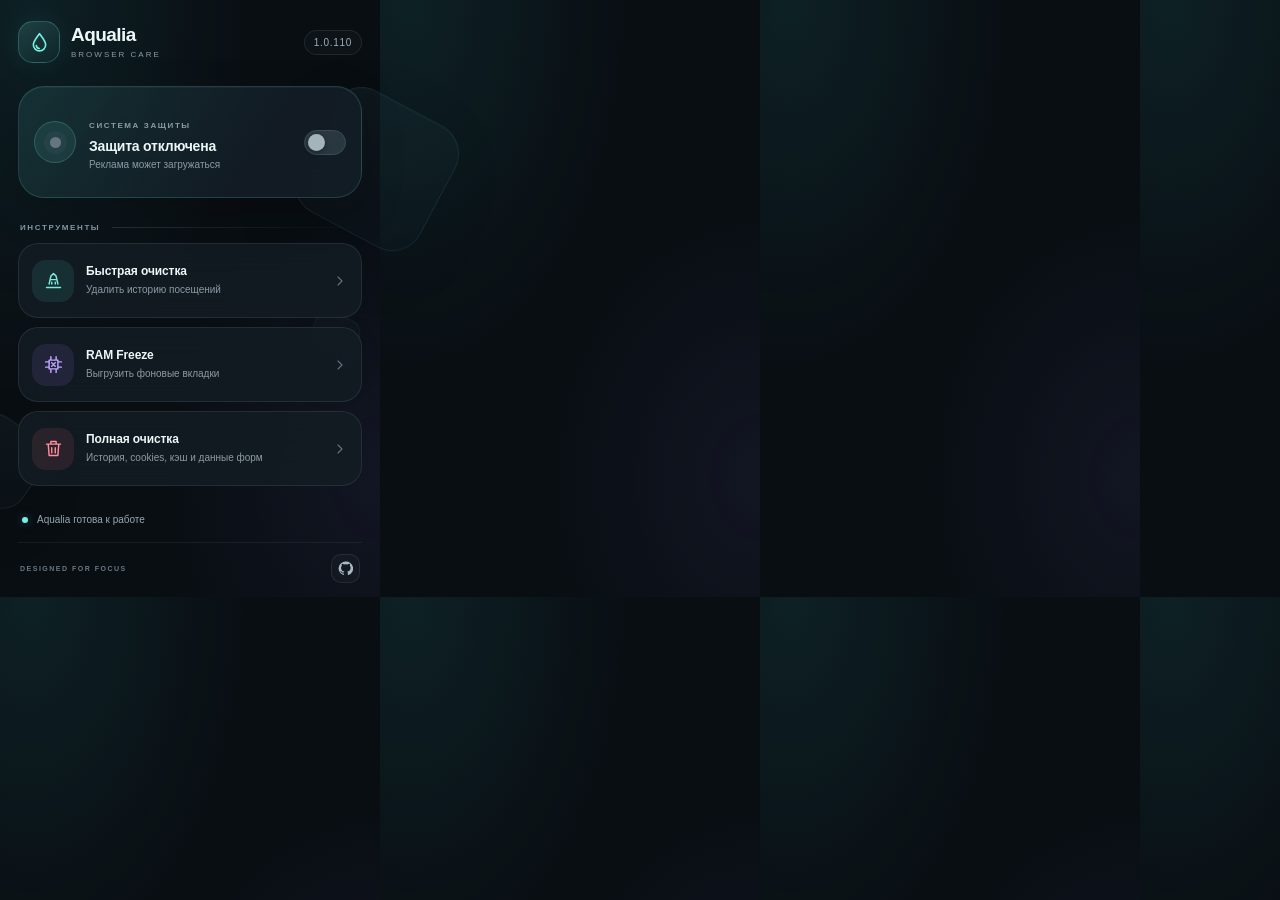
<file: popup.html>
<!DOCTYPE html>
<html lang="ru">
<head>
  <meta charset="UTF-8">
  <meta name="viewport" content="width=device-width, initial-scale=1">
  <title>Aqualia</title>
  <link rel="stylesheet" href="popup.css">
</head>
<body>
  <div class="ambient ambient-one"></div>
  <div class="ambient ambient-two"></div>
  <div class="ambient ambient-three"></div>

  <div class="app-shell">
    <header class="topbar">
      <div class="brand">
        <div class="brand-mark" aria-hidden="true">
          <svg viewBox="0 0 24 24"><path d="M12 2.8C9.3 6.7 5.6 10.3 5.6 14.4a6.4 6.4 0 0 0 12.8 0C18.4 10.3 14.7 6.7 12 2.8Z"/><path d="M8.7 15.1a3.3 3.3 0 0 0 3.1 3.1"/></svg>
        </div>
        <div>
          <h1>Aqualia</h1>
          <span class="brand-subtitle">BROWSER CARE</span>
        </div>
      </div>
      <span class="version">1.0.110</span>
    </header>

    <section class="status-card">
      <div class="status-orb"><span></span></div>
      <div class="status-copy">
        <span class="eyebrow">СИСТЕМА ЗАЩИТЫ</span>
        <h2 id="protection-title">Защита отключена</h2>
        <p id="protection-subtitle">Реклама может загружаться</p>
      </div>
      <label class="switch" aria-label="Включить блокировку рекламы">
        <input type="checkbox" id="toggle-adblock">
        <span class="switch-track"><span class="switch-thumb"></span></span>
      </label>
    </section>

    <div class="section-heading">
      <span>ИНСТРУМЕНТЫ</span>
      <span class="section-line"></span>
    </div>

    <main class="actions">
      <button class="action-card" id="btn-quick-clean">
        <span class="action-icon cyan">
          <svg viewBox="0 0 24 24"><path d="M4 20h16M7 16l2-9 3-3 3 3 2 9M9 11h6M10 16v-2m4 2v-2"/></svg>
        </span>
        <span class="action-copy"><strong>Быстрая очистка</strong><small>Удалить историю посещений</small></span>
        <svg class="chevron" viewBox="0 0 24 24"><path d="m9 18 6-6-6-6"/></svg>
      </button>

      <button class="action-card" id="btn-ram-freeze">
        <span class="action-icon violet">
          <svg viewBox="0 0 24 24"><path d="M9 3v3m6-3v3M9 18v3m6-3v3M3 9h3m-3 6h3m12-6h3m-3 6h3M7 7h10v10H7z"/><path d="m10 10 4 4m0-4-4 4"/></svg>
        </span>
        <span class="action-copy"><strong>RAM Freeze</strong><small>Выгрузить фоновые вкладки</small></span>
        <svg class="chevron" viewBox="0 0 24 24"><path d="m9 18 6-6-6-6"/></svg>
      </button>

      <button class="action-card danger-action" id="btn-danger-zone">
        <span class="action-icon coral">
          <svg viewBox="0 0 24 24"><path d="M4 7h16M10 11v6m4-6v6M6 7l1 13h10l1-13M9 7V4h6v3"/></svg>
        </span>
        <span class="action-copy"><strong>Полная очистка</strong><small>История, cookies, кэш и данные форм</small></span>
        <svg class="chevron" viewBox="0 0 24 24"><path d="m9 18 6-6-6-6"/></svg>
      </button>
    </main>

    <div class="feedback" id="status-message" role="status" aria-live="polite">
      <span class="feedback-dot"></span>
      <span id="status-text">Aqualia готова к работе</span>
    </div>

    <footer class="footer">
      <span>DESIGNED FOR FOCUS</span>
      <button id="btn-github" class="github-button" aria-label="Открыть GitHub">
        <svg viewBox="0 0 24 24"><path d="M12 .9a11.1 11.1 0 0 0-3.5 21.6c.6.1.8-.3.8-.6v-2.1c-3.3.7-4-1.4-4-1.4-.5-1.3-1.3-1.6-1.3-1.6-1.1-.8.1-.8.1-.8 1.2.1 1.8 1.2 1.8 1.2 1.1 1.8 2.8 1.3 3.5 1 .1-.8.4-1.3.8-1.6-2.6-.3-5.3-1.3-5.3-5.8 0-1.3.5-2.3 1.2-3.2-.1-.3-.5-1.5.1-3.1 0 0 1-.3 3.3 1.2a11.4 11.4 0 0 1 6 0c2.3-1.5 3.3-1.2 3.3-1.2.7 1.6.3 2.8.2 3.1.8.9 1.2 1.9 1.2 3.2 0 4.5-2.7 5.5-5.3 5.8.4.4.8 1.1.8 2.2v3.1c0 .3.2.7.8.6A11.1 11.1 0 0 0 12 .9Z"/></svg>
      </button>
    </footer>
  </div>

  <div class="modal-overlay" id="confirm-modal" aria-hidden="true">
    <section class="dialog" role="dialog" aria-modal="true" aria-labelledby="dialog-title">
      <div class="dialog-symbol">
        <svg viewBox="0 0 24 24"><path d="M12 3 21 20H3L12 3Z"/><path d="M12 9v5m0 3h.01"/></svg>
      </div>
      <h2 id="dialog-title">Полная очистка?</h2>
      <p>Будут удалены история, cookies, кэш и данные форм. Вы выйдете из некоторых сайтов. Сохранённые пароли не затрагиваются.</p>
      <div class="dialog-actions">
        <button class="button-secondary" id="modal-cancel">Отмена</button>
        <button class="button-danger" id="modal-confirm">Очистить</button>
      </div>
    </section>
  </div>

  <script src="popup.js"></script>
</body>
</html>
</file>
<file: popup.css>
:root {
  color-scheme: dark;
  --bg: #090e13;
  --surface: rgba(19, 28, 36, .86);
  --surface-hover: rgba(29, 42, 52, .96);
  --stroke: rgba(160, 190, 204, .12);
  --text: #edf7f8;
  --muted: #8b9ba6;
  --cyan: #76f2e4;
  --cyan-dim: #1c5556;
  --coral: #ff8f9a;
  --radius-xl: 26px;
  --radius-lg: 20px;
  --radius-md: 15px;
}

* { box-sizing: border-box; margin: 0; padding: 0; }
html, body { width: 380px; min-height: 560px; }
body {
  position: relative;
  overflow: hidden;
  isolation: isolate;
  background:
    radial-gradient(ellipse at 8% 0%, rgba(33, 117, 119, .18), transparent 44%),
    radial-gradient(ellipse at 100% 80%, rgba(74, 67, 130, .14), transparent 40%),
    var(--bg);
  color: var(--text);
  font-family: Inter, Roboto, "Segoe UI", sans-serif;
  -webkit-font-smoothing: antialiased;
}
button, input { font: inherit; }
button { color: inherit; }
button:focus-visible, input:focus-visible + .switch-track {
  outline: 2px solid var(--cyan);
  outline-offset: 3px;
}
.ambient {
  position: absolute;
  z-index: -1;
  border: 1px solid rgba(122, 228, 225, .075);
  background: linear-gradient(135deg, rgba(98, 194, 194, .055), rgba(105, 127, 183, .018));
  box-shadow: inset 0 1px rgba(255,255,255,.025), 0 20px 70px rgba(0,0,0,.08);
  pointer-events: none;
  animation: drift 16s ease-in-out infinite alternate;
}
.ambient-one { width: 138px; height: 138px; border-radius: 32px; top: 100px; right: -66px; transform: rotate(28deg); }
.ambient-two { width: 82px; height: 82px; border-radius: 24px; bottom: 95px; left: -42px; transform: rotate(35deg); animation-delay: -5s; }
.ambient-three { width: 48px; height: 48px; border-radius: 15px; top: 315px; right: 22px; transform: rotate(18deg); animation-delay: -9s; opacity: .6; }
@keyframes drift { from { translate: 0 0; rotate: -4deg; } to { translate: 8px -12px; rotate: 5deg; } }

.app-shell { position: relative; padding: 21px 18px 14px; }
.topbar { display: flex; align-items: center; justify-content: space-between; margin-bottom: 23px; }
.brand { display: flex; align-items: center; gap: 11px; }
.brand-mark {
  display: grid; place-items: center; width: 42px; height: 42px;
  border: 1px solid rgba(118,242,228,.24); border-radius: 15px;
  background: linear-gradient(145deg, rgba(118,242,228,.16), rgba(42,111,119,.08));
  box-shadow: 0 0 28px rgba(74,220,207,.08);
}
.brand-mark svg { width: 23px; height: 23px; fill: none; stroke: var(--cyan); stroke-width: 1.7; stroke-linecap: round; stroke-linejoin: round; }
.brand h1 { font-size: 19px; line-height: 1.1; font-weight: 720; letter-spacing: -.55px; }
.brand-subtitle { display: block; color: var(--muted); font-size: 8px; letter-spacing: 2px; margin-top: 5px; }
.version { border: 1px solid var(--stroke); background: rgba(255,255,255,.025); color: #9aaeb8; padding: 6px 9px; border-radius: 999px; font-size: 10px; letter-spacing: .7px; }

.status-card {
  min-height: 112px; display: flex; align-items: center; gap: 13px;
  padding: 17px 15px; border: 1px solid rgba(118,242,228,.16);
  border-radius: var(--radius-xl);
  background: linear-gradient(125deg, rgba(28,66,68,.58), rgba(20,30,39,.84) 68%);
  box-shadow: 0 15px 45px rgba(0,0,0,.16), inset 0 1px rgba(255,255,255,.035);
  backdrop-filter: blur(18px); margin-bottom: 25px;
}
.status-orb { width: 42px; height: 42px; flex: 0 0 42px; display: grid; place-items: center; border-radius: 50%; background: rgba(118,242,228,.09); border: 1px solid rgba(118,242,228,.19); }
.status-orb span { width: 11px; height: 11px; border-radius: 50%; background: #667680; box-shadow: 0 0 0 6px rgba(102,118,128,.1); transition: .25s; }
.status-card.enabled .status-orb span { background: var(--cyan); box-shadow: 0 0 16px rgba(118,242,228,.75), 0 0 0 6px rgba(118,242,228,.09); }
.status-copy { min-width: 0; flex: 1; }
.eyebrow, .section-heading, .footer > span { color: var(--muted); font-size: 8px; font-weight: 700; letter-spacing: 1.6px; }
.status-copy h2 { margin-top: 6px; font-size: 14px; letter-spacing: -.2px; font-weight: 650; }
.status-copy p { margin-top: 5px; color: var(--muted); font-size: 10px; }
.switch { position: relative; flex: 0 0 auto; cursor: pointer; }
.switch input { position: absolute; opacity: 0; width: 1px; height: 1px; }
.switch-track { display: flex; align-items: center; width: 42px; height: 25px; border-radius: 999px; padding: 3px; background: #293740; border: 1px solid #3b4a53; transition: .22s; }
.switch-thumb { width: 17px; height: 17px; border-radius: 50%; background: #a5b3bb; transition: .22s cubic-bezier(.2,.8,.2,1); box-shadow: 0 2px 5px #0005; }
.switch input:checked + .switch-track { background: #3eaaa1; border-color: #63d7ca; }
.switch input:checked + .switch-track .switch-thumb { transform: translateX(16px); background: #effffd; }

.section-heading { display: flex; align-items: center; gap: 12px; margin: 0 2px 11px; }
.section-line { height: 1px; flex: 1; background: linear-gradient(90deg, rgba(143,173,185,.2), transparent); }
.actions { display: flex; flex-direction: column; gap: 9px; }
.action-card {
  display: flex; align-items: center; width: 100%; min-height: 75px; padding: 13px 13px;
  gap: 12px; border: 1px solid var(--stroke); border-radius: var(--radius-lg);
  text-align: left; cursor: pointer; background: var(--surface);
  backdrop-filter: blur(16px); transition: background .18s, border-color .18s, transform .18s;
}
.action-card:hover { background: var(--surface-hover); border-color: rgba(118,242,228,.2); transform: translateY(-1px); }
.action-card:active { transform: scale(.99); }
.action-icon { display: grid; place-items: center; width: 42px; height: 42px; flex: 0 0 42px; border-radius: 14px; }
.action-icon svg, .chevron, .github-button svg, .dialog-symbol svg { width: 21px; height: 21px; fill: none; stroke: currentColor; stroke-width: 1.65; stroke-linecap: round; stroke-linejoin: round; }
.cyan { color: #7ceadd; background: rgba(65,198,184,.12); }
.violet { color: #c1a8ff; background: rgba(145,111,231,.13); }
.coral { color: var(--coral); background: rgba(255,111,130,.1); }
.action-copy { display: flex; flex-direction: column; min-width: 0; flex: 1; gap: 5px; }
.action-copy strong { font-size: 12px; font-weight: 650; letter-spacing: -.1px; }
.action-copy small { color: var(--muted); font-size: 10px; line-height: 1.35; }
.chevron { width: 16px; height: 16px; color: #60727d; }
.danger-action:hover { border-color: rgba(255,143,154,.28); }
.feedback { display: flex; align-items: center; gap: 9px; min-height: 39px; margin-top: 14px; padding: 0 4px; color: #94a7b0; font-size: 10px; }
.feedback-dot { width: 6px; height: 6px; flex: 0 0 6px; border-radius: 50%; background: var(--cyan); box-shadow: 0 0 10px rgba(118,242,228,.35); }
.feedback.error .feedback-dot { background: var(--coral); box-shadow: 0 0 10px rgba(255,143,154,.35); }
.footer { display: flex; justify-content: space-between; align-items: center; border-top: 1px solid rgba(150,180,190,.09); padding: 11px 2px 0; margin-top: 3px; }
.footer > span { font-size: 7px; letter-spacing: 1.5px; opacity: .75; }
.github-button { display: grid; place-items: center; width: 29px; height: 29px; border: 1px solid var(--stroke); border-radius: 10px; background: rgba(255,255,255,.025); color: #a8bac2; cursor: pointer; }
.github-button:hover { color: var(--cyan); background: rgba(118,242,228,.07); }
.github-button svg { width: 15px; height: 15px; fill: currentColor; stroke: none; }

.modal-overlay { display: none; position: absolute; z-index: 5; inset: 0; align-items: center; justify-content: center; padding: 18px; background: rgba(2,6,9,.75); backdrop-filter: blur(12px); }
.modal-overlay.active { display: flex; }
.dialog { width: 100%; padding: 22px 19px 17px; border: 1px solid rgba(255,143,154,.2); border-radius: 25px; background: #131c24; box-shadow: 0 25px 80px #0008; }
.dialog-symbol { display: grid; place-items: center; width: 44px; height: 44px; margin-bottom: 16px; border-radius: 15px; color: var(--coral); background: rgba(255,111,130,.1); }
.dialog-symbol svg { width: 23px; height: 23px; }
.dialog h2 { font-size: 17px; margin-bottom: 9px; }
.dialog p { color: #9aabb4; font-size: 11px; line-height: 1.6; }
.dialog-actions { display: flex; justify-content: flex-end; gap: 8px; margin-top: 22px; }
.dialog-actions button { border: 0; border-radius: 999px; padding: 10px 15px; font-size: 11px; font-weight: 650; cursor: pointer; }
.button-secondary { background: #26343d; color: #c2d0d6; }
.button-danger { background: #ff8f9a; color: #2c1015; }
button:disabled { opacity: .55; cursor: wait; transform: none; }
@media (prefers-reduced-motion: reduce) {
  *, *::before, *::after { animation-duration: .01ms !important; animation-iteration-count: 1 !important; transition-duration: .01ms !important; }
}
</file>
